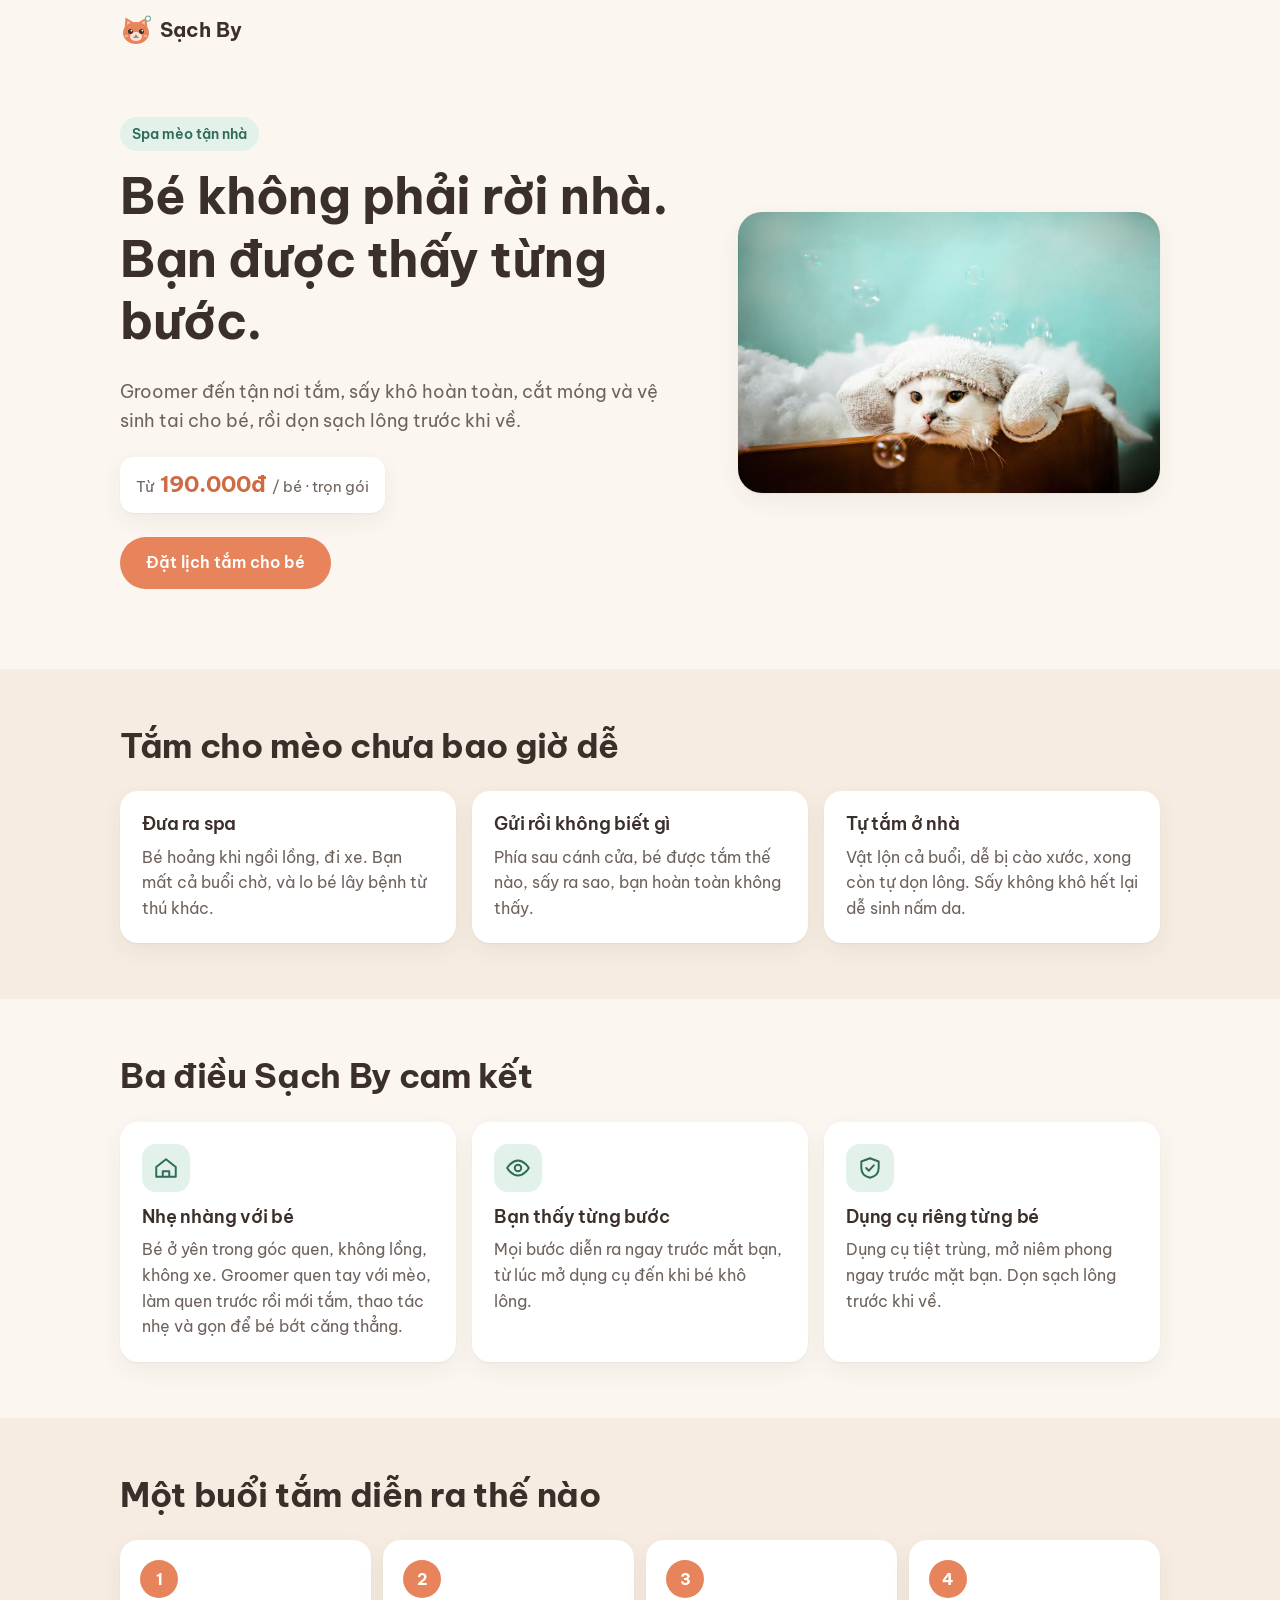
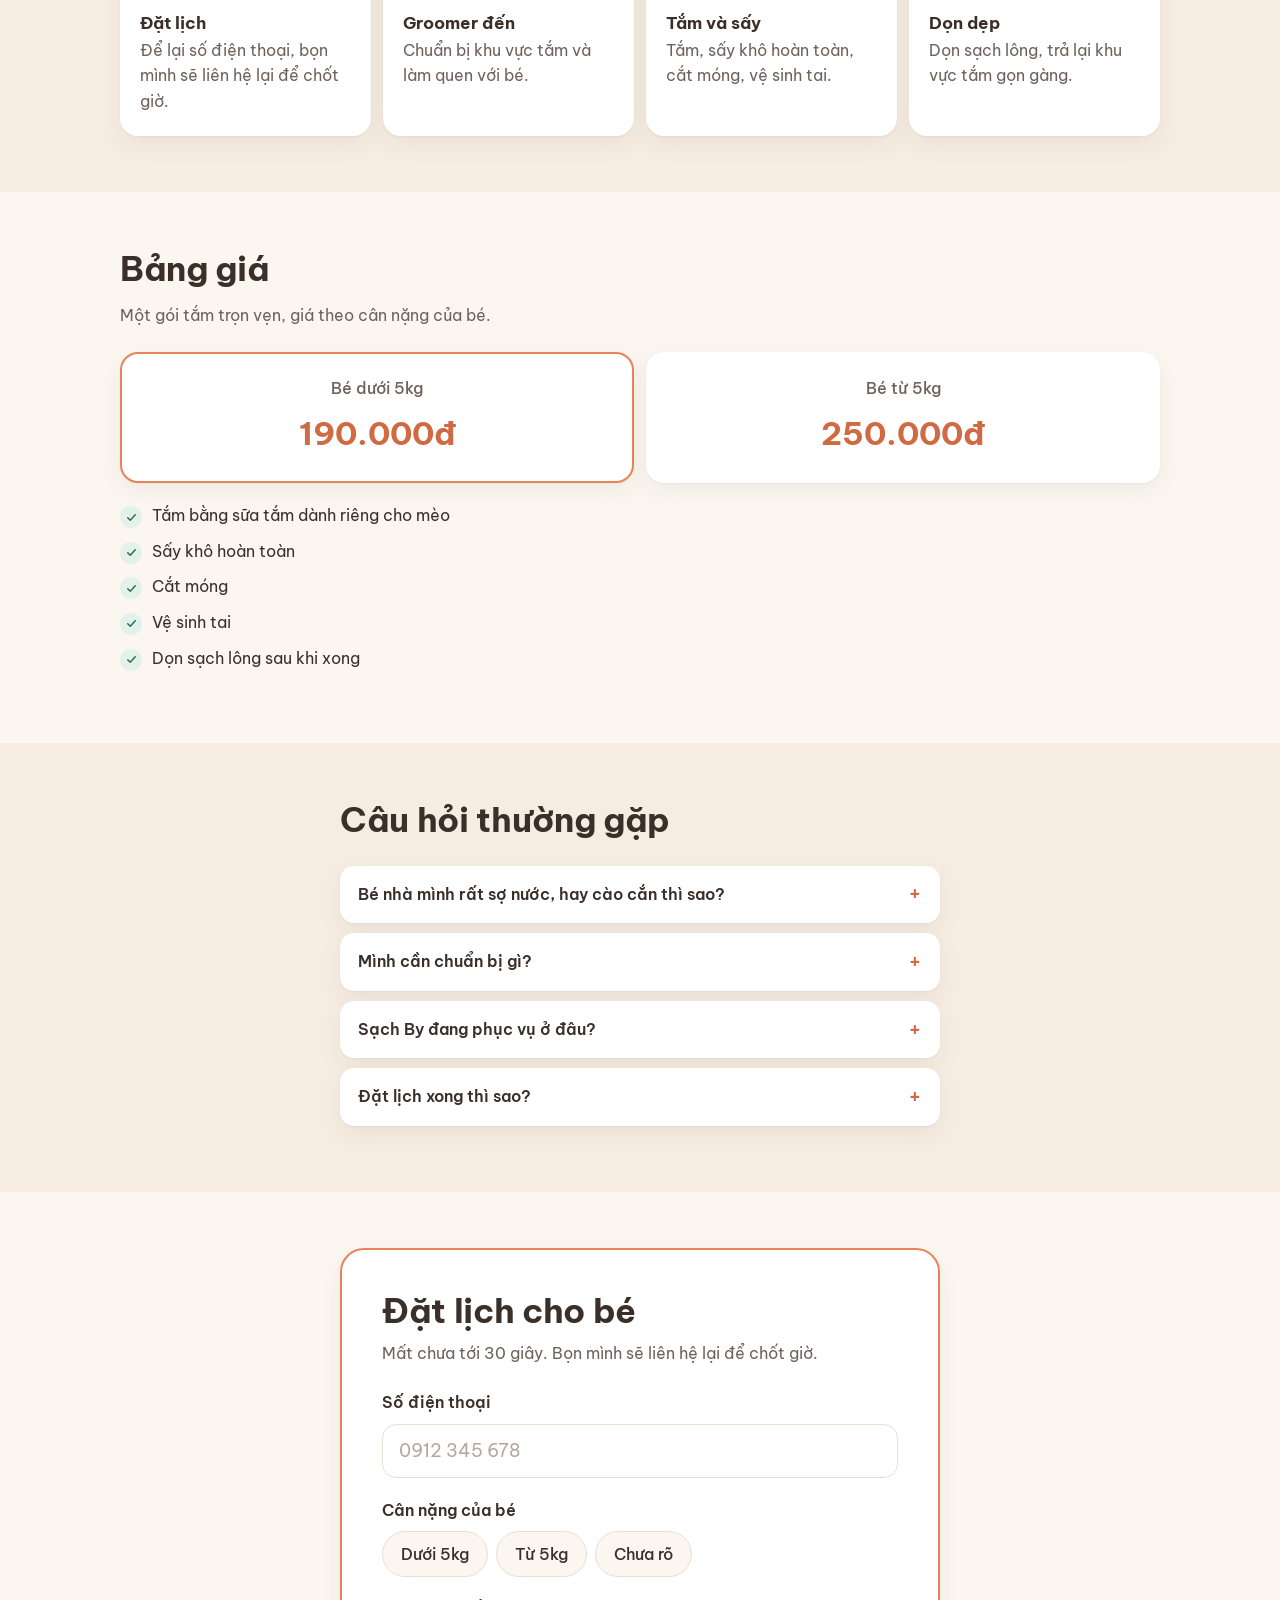
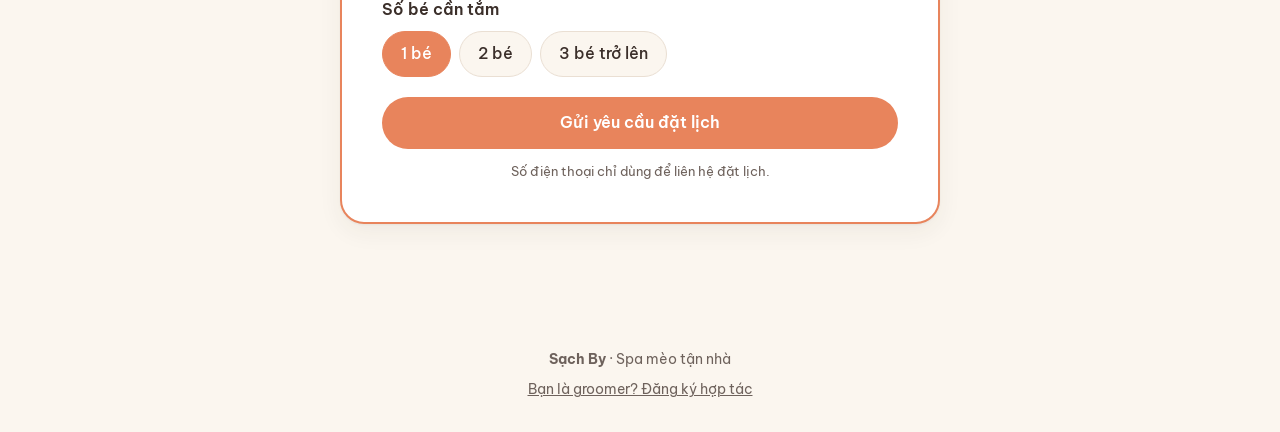
<file: index.html>
<!doctype html>
<html lang="vi">
<head>
  <meta charset="utf-8">
  <meta name="viewport" content="width=device-width, initial-scale=1">
  <title>Sạch By · Spa mèo tận nhà</title>
  <meta name="description" content="Tắm, sấy khô, cắt móng, vệ sinh tai cho mèo ngay tại nhà bạn. Bé không phải rời nhà, bạn được thấy từng bước. Từ 190.000đ.">
  <meta property="og:type" content="website">
  <meta property="og:title" content="Sạch By · Spa mèo tận nhà">
  <meta property="og:description" content="Bé không phải rời nhà, bạn được thấy từng bước. Từ 190.000đ.">
  <meta property="og:url" content="https://sachby.com/">
  <meta property="og:image" content="https://sachby.com/assets/og.jpg">
  <meta property="og:image:width" content="1200">
  <meta property="og:image:height" content="630">
  <link rel="canonical" href="https://sachby.com/">
  <meta name="theme-color" content="#FBF6EF">
  <link rel="icon" href="favicon.svg" type="image/svg+xml">
  <link rel="preconnect" href="https://fonts.googleapis.com">
  <link rel="preconnect" href="https://fonts.gstatic.com" crossorigin>
  <link href="https://fonts.googleapis.com/css2?family=Be+Vietnam+Pro:wght@400;500;600;700&display=swap" rel="stylesheet">
  <link rel="stylesheet" href="styles.css">
  <script src="config.js"></script>
  <script src="main.js" defer></script>
</head>
<body>
  <header class="topbar">
    <div class="container topbar__inner">
      <a href="#" class="logo" aria-label="Sạch By, về đầu trang">
        <img src="favicon.svg" width="32" height="32" alt="">
        <span>Sạch By</span>
      </a>
      <a class="btn btn--ghost btn--sm js-zalo" href="#" target="_blank" rel="noopener" hidden>Nhắn Zalo</a>
    </div>
  </header>

  <main>
    <section class="hero" id="top">
      <div class="container hero__grid">
        <div class="hero__copy">
          <p class="eyebrow">Spa mèo tận nhà</p>
          <h1 class="js-headline">Bé không phải rời nhà. Bạn được thấy từng bước.</h1>
          <p class="lead js-subline">Groomer đến tận nơi tắm, sấy khô hoàn toàn, cắt móng và vệ sinh tai cho bé, rồi dọn sạch lông trước khi về.</p>
          <div class="price-chip"><span>Từ</span> <strong>190.000đ</strong> <span>/ bé · trọn gói</span></div>
          <div class="hero__actions">
            <a class="btn btn--primary" href="#dat-lich">Đặt lịch tắm cho bé</a>
            <a class="btn btn--ghost js-zalo" href="#" target="_blank" rel="noopener" hidden>Hỏi qua Zalo</a>
          </div>
        </div>
        <div class="hero__art">
          <img class="hero__photo" src="assets/hero.jpg" alt="Bé mèo quấn khăn sau khi tắm" width="1200" height="800" fetchpriority="high" onload="this.parentNode.classList.add('has-photo')">
          <svg viewBox="0 0 360 320" class="hero-cat" aria-hidden="true">
            <circle cx="180" cy="170" r="140" fill="#F6E3D6"/>
            <circle cx="70" cy="80" r="16" fill="none" stroke="#7FB8A4" stroke-width="3"/>
            <circle cx="300" cy="70" r="10" fill="none" stroke="#7FB8A4" stroke-width="3"/>
            <circle cx="320" cy="140" r="20" fill="none" stroke="#7FB8A4" stroke-width="3"/>
            <circle cx="46" cy="190" r="9" fill="none" stroke="#7FB8A4" stroke-width="3"/>
            <path d="M92 300c0-62 40-104 88-104s88 42 88 104Z" fill="#FFFFFF"/>
            <path d="M104 160 98 70l54 40h56l54-40-6 90c10 18 10 40 0 58-14 26-44 40-76 40s-62-14-76-40c-10-18-10-40 0-58Z" fill="#FFFFFF"/>
            <path d="M110 92 112 124 136 108Z M250 92 248 124 224 108Z" fill="#F4C9B8"/>
            <path d="M140 172q12 12 24 0M196 172q12 12 24 0" stroke="#3B2F2A" stroke-width="5" fill="none" stroke-linecap="round"/>
            <path d="M172 194h16l-8 8Z" fill="#E8845C"/>
            <path d="M180 202v8M180 210q-8 8-16 2M180 210q8 8 16 2" stroke="#3B2F2A" stroke-width="3" fill="none" stroke-linecap="round"/>
            <ellipse cx="128" cy="200" rx="14" ry="8" fill="#F8D3C4"/>
            <ellipse cx="232" cy="200" rx="14" ry="8" fill="#F8D3C4"/>
            <path d="M84 238c40 26 152 26 192 0v30c-40 26-152 26-192 0Z" fill="#7FB8A4"/>
            <path d="M84 238c40 26 152 26 192 0" stroke="#5E9C86" stroke-width="3" fill="none"/>
            <circle cx="150" cy="70" r="8" fill="#FFFFFF" stroke="#7FB8A4" stroke-width="3"/>
            <circle cx="214" cy="56" r="12" fill="#FFFFFF" stroke="#7FB8A4" stroke-width="3"/>
          </svg>
        </div>
      </div>
    </section>

    <section class="section section--soft">
      <div class="container">
        <h2>Tắm cho mèo chưa bao giờ dễ</h2>
        <div class="grid grid--3">
          <article class="card">
            <h3>Đưa ra spa</h3>
            <p>Bé hoảng khi ngồi lồng, đi xe. Bạn mất cả buổi chờ, và lo bé lây bệnh từ thú khác.</p>
          </article>
          <article class="card">
            <h3>Gửi rồi không biết gì</h3>
            <p>Phía sau cánh cửa, bé được tắm thế nào, sấy ra sao, bạn hoàn toàn không thấy.</p>
          </article>
          <article class="card">
            <h3>Tự tắm ở nhà</h3>
            <p>Vật lộn cả buổi, dễ bị cào xước, xong còn tự dọn lông. Sấy không khô hết lại dễ sinh nấm da.</p>
          </article>
        </div>
      </div>
    </section>

    <section class="section">
      <div class="container">
        <h2>Ba điều Sạch By cam kết</h2>
        <div class="grid grid--3">
          <article class="promise">
            <div class="promise__icon"><svg viewBox="0 0 24 24" aria-hidden="true"><path d="M3 11 12 4l9 7v9H3Z M9 20v-5h6v5" /></svg></div>
            <h3>Nhẹ nhàng với bé</h3>
            <p>Bé ở yên trong góc quen, không lồng, không xe. Groomer quen tay với mèo, làm quen trước rồi mới tắm, thao tác nhẹ và gọn để bé bớt căng thẳng.</p>
          </article>
          <article class="promise">
            <div class="promise__icon"><svg viewBox="0 0 24 24" aria-hidden="true"><path d="M2 12s4-7 10-7 10 7 10 7-4 7-10 7S2 12 2 12Z M12 9a3 3 0 1 0 0 6 3 3 0 0 0 0-6Z" /></svg></div>
            <h3>Bạn thấy từng bước</h3>
            <p>Mọi bước diễn ra ngay trước mắt bạn, từ lúc mở dụng cụ đến khi bé khô lông.</p>
          </article>
          <article class="promise">
            <div class="promise__icon"><svg viewBox="0 0 24 24" aria-hidden="true"><path d="M12 3 4 6v6c0 5 3.5 8 8 9 4.5-1 8-4 8-9V6Z M8.5 12l2.5 2.5 4.5-5" /></svg></div>
            <h3>Dụng cụ riêng từng bé</h3>
            <p>Dụng cụ tiệt trùng, mở niêm phong ngay trước mặt bạn. Dọn sạch lông trước khi về.</p>
          </article>
        </div>
      </div>
    </section>

    <section class="section section--soft">
      <div class="container">
        <h2>Một buổi tắm diễn ra thế nào</h2>
        <ol class="steps">
          <li><strong>Đặt lịch</strong><span>Để lại số điện thoại, bọn mình sẽ liên hệ lại để chốt giờ.</span></li>
          <li><strong>Groomer đến</strong><span>Chuẩn bị khu vực tắm và làm quen với bé.</span></li>
          <li><strong>Tắm và sấy</strong><span>Tắm, sấy khô hoàn toàn, cắt móng, vệ sinh tai.</span></li>
          <li><strong>Dọn dẹp</strong><span>Dọn sạch lông, trả lại khu vực tắm gọn gàng.</span></li>
        </ol>
      </div>
    </section>

    <section class="section" id="bang-gia">
      <div class="container">
        <h2>Bảng giá</h2>
        <p class="section__lead">Một gói tắm trọn vẹn, giá theo cân nặng của bé.</p>
        <div class="pricing">
          <div class="price-card">
            <p class="price-card__label">Bé dưới 5kg</p>
            <p class="price-card__value">190.000đ</p>
          </div>
          <div class="price-card">
            <p class="price-card__label">Bé từ 5kg</p>
            <p class="price-card__value">250.000đ</p>
          </div>
        </div>
        <ul class="includes">
          <li>Tắm bằng sữa tắm dành riêng cho mèo</li>
          <li>Sấy khô hoàn toàn</li>
          <li>Cắt móng</li>
          <li>Vệ sinh tai</li>
          <li>Dọn sạch lông sau khi xong</li>
        </ul>
      </div>
    </section>

    <section class="section section--soft">
      <div class="container container--narrow">
        <h2>Câu hỏi thường gặp</h2>
        <div class="faq">
          <details>
            <summary>Bé nhà mình rất sợ nước, hay cào cắn thì sao?</summary>
            <p>Groomer có kinh nghiệm với cả những bé nhát nước và hay cào. Bé được làm quen trước, tắm bằng nước ấm, thao tác nhẹ và nhanh gọn để bé bớt căng thẳng.</p>
          </details>
          <details>
            <summary>Mình cần chuẩn bị gì?</summary>
            <p>Chỉ cần phòng tắm có nước ấm và ổ điện gần đó. Groomer mang theo dụng cụ, sữa tắm và máy sấy.</p>
          </details>
          <details>
            <summary>Sạch By đang phục vụ ở đâu?</summary>
            <p>Khi liên hệ chốt lịch, bọn mình sẽ kiểm tra khu vực của bạn và báo lại ngay.</p>
          </details>
          <details>
            <summary>Đặt lịch xong thì sao?</summary>
            <p>Bọn mình sẽ liên hệ lại theo số bạn để lại để chốt ngày giờ. Bạn không cần thanh toán trước.</p>
          </details>
        </div>
      </div>
    </section>

    <section class="section booking" id="dat-lich">
      <div class="container container--narrow">
        <div class="booking__card">
          <form class="js-form" novalidate>
            <h2>Đặt lịch cho bé</h2>
            <p class="section__lead">Mất chưa tới 30 giây. Bọn mình sẽ liên hệ lại để chốt giờ.</p>

            <label class="field">
              <span class="field__label">Số điện thoại</span>
              <input type="tel" name="phone" inputmode="tel" autocomplete="tel" placeholder="0912 345 678" required>
              <span class="field__error" data-error-for="phone" role="alert"></span>
            </label>

            <fieldset class="field">
              <legend class="field__label">Cân nặng của bé</legend>
              <div class="chips">
                <label class="chip"><input type="radio" name="weight" value="duoi-5kg"><span>Dưới 5kg</span></label>
                <label class="chip"><input type="radio" name="weight" value="tu-5kg"><span>Từ 5kg</span></label>
                <label class="chip"><input type="radio" name="weight" value="chua-ro"><span>Chưa rõ</span></label>
              </div>
              <span class="field__error" data-error-for="weight" role="alert"></span>
            </fieldset>

            <fieldset class="field">
              <legend class="field__label">Số bé cần tắm</legend>
              <div class="chips">
                <label class="chip"><input type="radio" name="cats" value="1" checked><span>1 bé</span></label>
                <label class="chip"><input type="radio" name="cats" value="2"><span>2 bé</span></label>
                <label class="chip"><input type="radio" name="cats" value="3+"><span>3 bé trở lên</span></label>
              </div>
            </fieldset>

            <label class="hp" aria-hidden="true">Website<input type="text" name="website" tabindex="-1" autocomplete="off"></label>

            <button type="submit" class="btn btn--primary btn--block js-submit">Gửi yêu cầu đặt lịch</button>
            <p class="form-error js-form-error" role="alert"></p>
            <p class="fineprint">Số điện thoại chỉ dùng để liên hệ đặt lịch.</p>
          </form>

          <div class="success js-success" hidden tabindex="-1">
            <div class="success__icon" aria-hidden="true"><svg viewBox="0 0 24 24"><path d="M5 12.5 10 17l9-10" /></svg></div>
            <h2>Cảm ơn bạn đã tin tưởng Sạch By</h2>
            <p>Bọn mình đã nhận được yêu cầu đặt lịch và sẽ sớm liên hệ lại theo số bạn để lại để chốt ngày giờ cho bé.</p>
            <a class="btn btn--ghost js-zalo" href="#" target="_blank" rel="noopener" hidden>Nhắn Zalo ngay</a>
          </div>
        </div>
      </div>
    </section>
  </main>

  <footer class="footer">
    <div class="container">
      <p><strong>Sạch By</strong> · Spa mèo tận nhà</p>
      <p class="footer__link"><a href="/groomer">Bạn là groomer? Đăng ký hợp tác</a></p>
    </div>
  </footer>

  <a class="sticky-cta js-sticky" href="#dat-lich" aria-hidden="true" tabindex="-1">
    <span>Từ <strong>190.000đ</strong> / bé</span>
    <span class="sticky-cta__btn">Đặt lịch</span>
  </a>
</body>
</html>
</file>
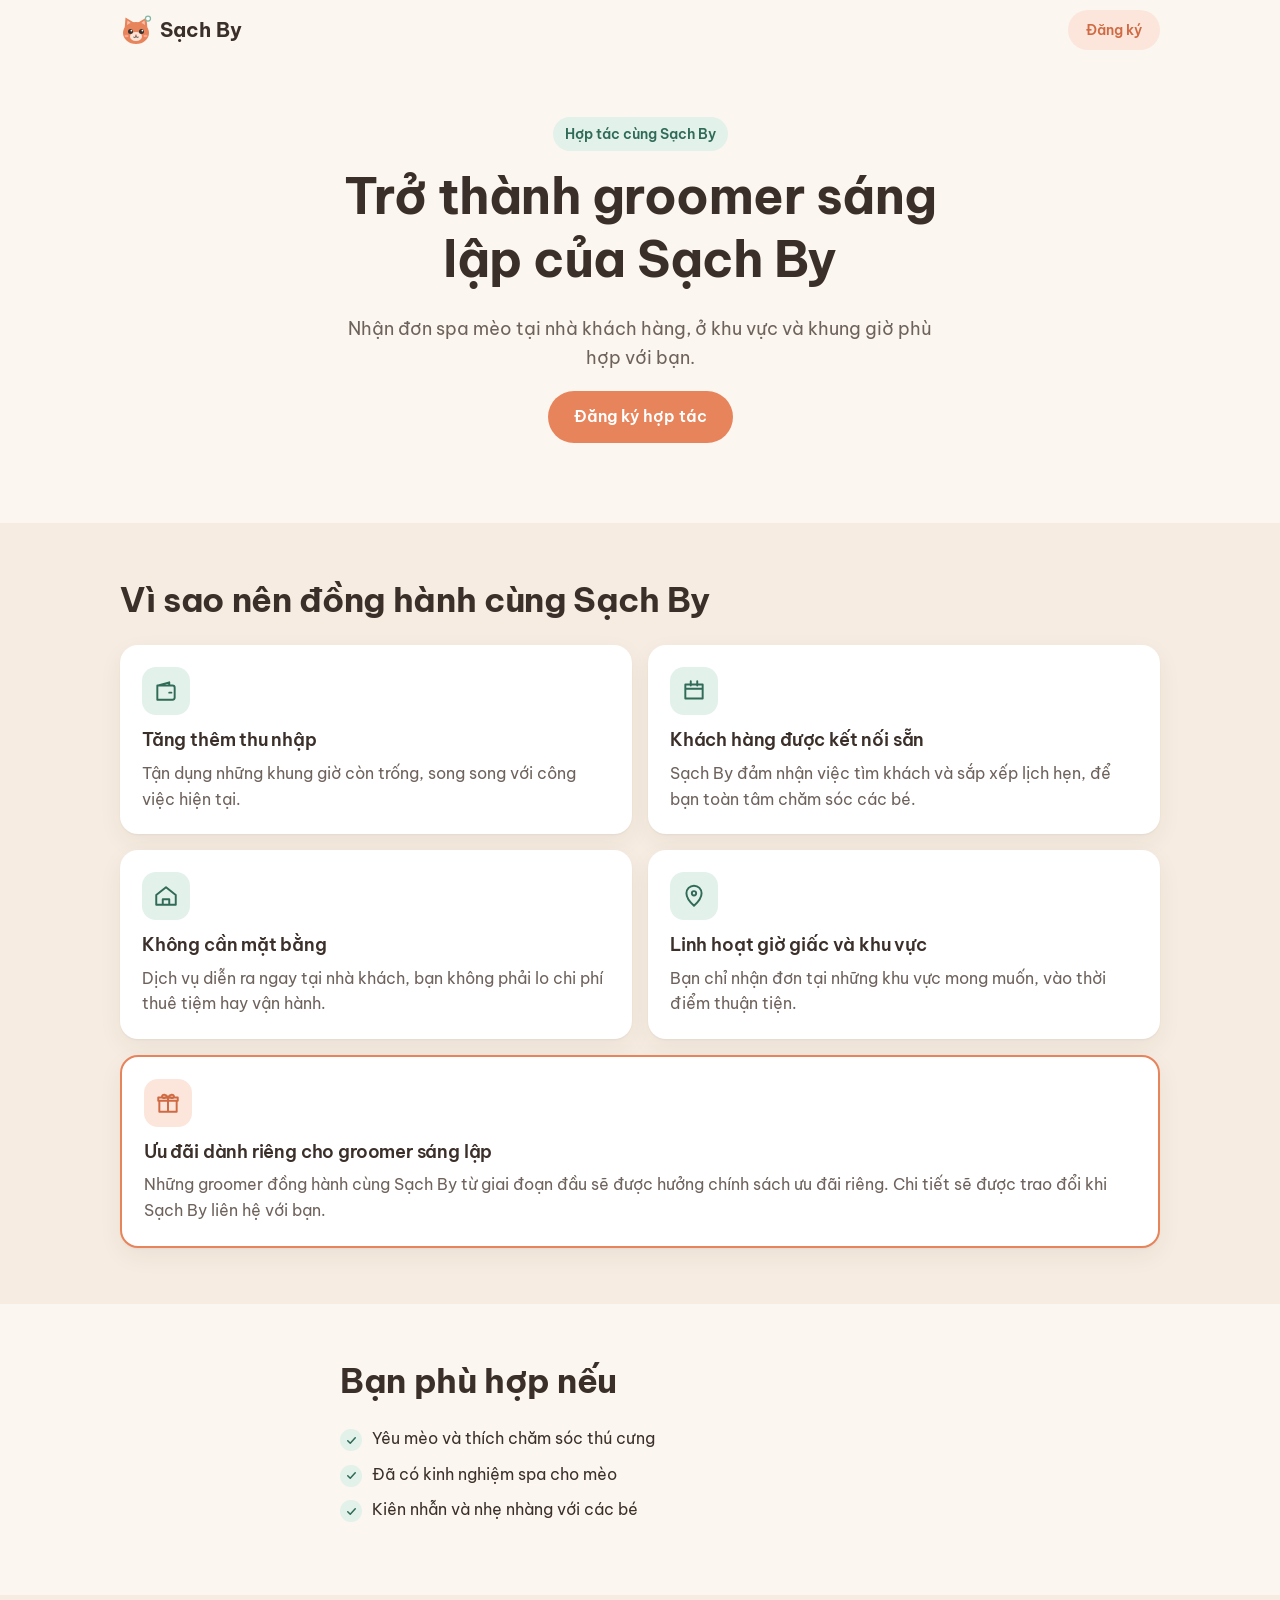
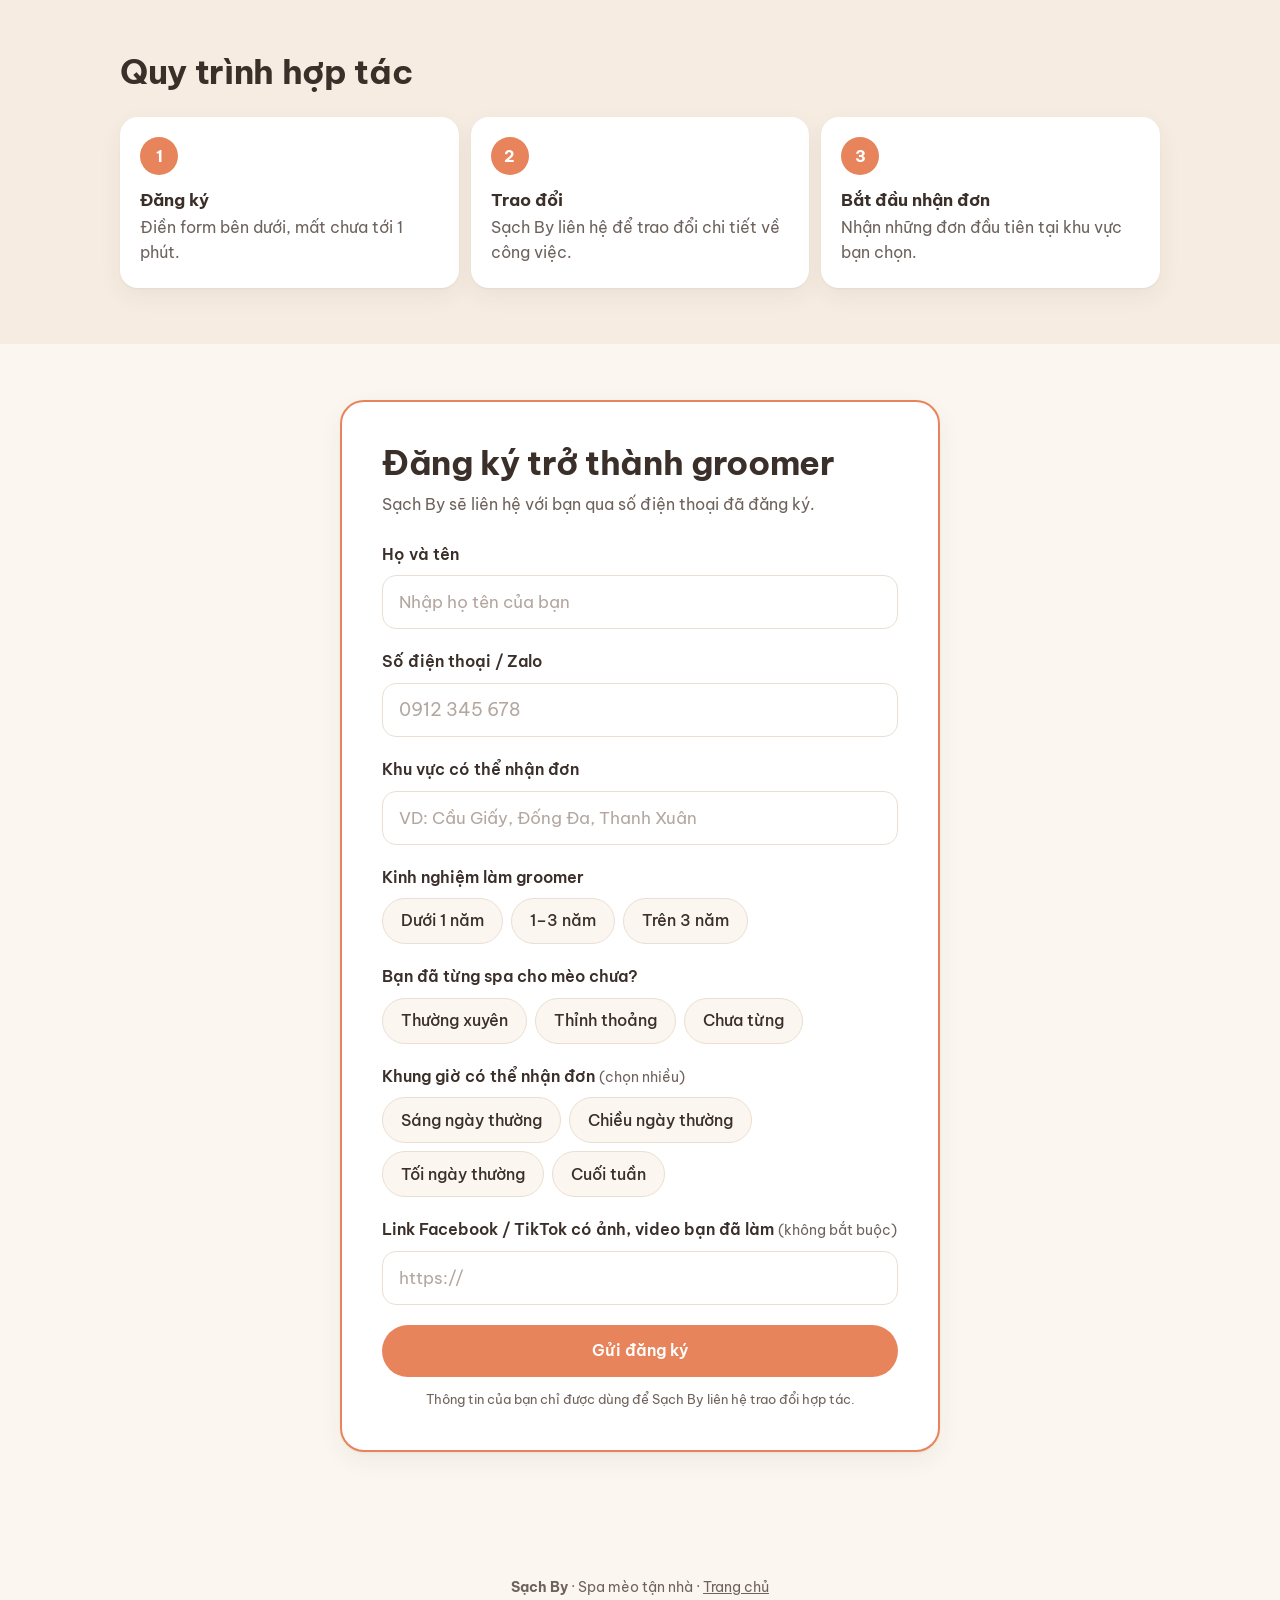
<file: groomer.html>
<!doctype html>
<html lang="vi">
<head>
  <meta charset="utf-8">
  <meta name="viewport" content="width=device-width, initial-scale=1">
  <title>Trở thành groomer sáng lập · Sạch By</title>
  <meta name="description" content="Sạch By tìm kiếm groomer đồng hành, nhận đơn spa mèo tại nhà khách hàng, ở khu vực và khung giờ bạn chọn.">
  <meta property="og:type" content="website">
  <meta property="og:title" content="Trở thành groomer sáng lập của Sạch By">
  <meta property="og:description" content="Nhận đơn spa mèo tại nhà khách hàng, ở khu vực và khung giờ phù hợp với bạn.">
  <meta property="og:url" content="https://sachby.com/groomer">
  <meta property="og:image" content="https://sachby.com/assets/og.jpg">
  <link rel="canonical" href="https://sachby.com/groomer">
  <meta name="theme-color" content="#FBF6EF">
  <link rel="icon" href="favicon.svg" type="image/svg+xml">
  <link rel="preconnect" href="https://fonts.googleapis.com">
  <link rel="preconnect" href="https://fonts.gstatic.com" crossorigin>
  <link href="https://fonts.googleapis.com/css2?family=Be+Vietnam+Pro:wght@400;500;600;700&display=swap" rel="stylesheet">
  <link rel="stylesheet" href="styles.css">
  <script src="config.js"></script>
  <script src="groomer.js" defer></script>
</head>
<body>
  <header class="topbar">
    <div class="container topbar__inner">
      <a href="/" class="logo" aria-label="Sạch By, về trang chủ">
        <img src="favicon.svg" width="32" height="32" alt="">
        <span>Sạch By</span>
      </a>
      <a class="btn btn--soft btn--sm" href="#dang-ky">Đăng ký</a>
    </div>
  </header>

  <main>
    <section class="hero">
      <div class="container container--narrow g-hero">
        <p class="eyebrow">Hợp tác cùng Sạch By</p>
        <h1>Trở thành groomer sáng lập của Sạch By</h1>
        <p class="lead">Nhận đơn spa mèo tại nhà khách hàng, ở khu vực và khung giờ phù hợp với bạn.</p>
        <div class="hero__actions">
          <a class="btn btn--primary" href="#dang-ky">Đăng ký hợp tác</a>
        </div>
      </div>
    </section>

    <section class="section section--soft">
      <div class="container">
        <h2>Vì sao nên đồng hành cùng Sạch By</h2>
        <div class="grid grid--2">
          <article class="promise">
            <div class="promise__icon"><svg viewBox="0 0 24 24" aria-hidden="true"><path d="M4 7h14a2 2 0 0 1 2 2v9a2 2 0 0 1-2 2H4Z M4 7l11-3v3 M15 13.5h2" /></svg></div>
            <h3>Tăng thêm thu nhập</h3>
            <p>Tận dụng những khung giờ còn trống, song song với công việc hiện tại.</p>
          </article>
          <article class="promise">
            <div class="promise__icon"><svg viewBox="0 0 24 24" aria-hidden="true"><path d="M4 6h16v13H4Z M4 10h16 M9 3v4 M15 3v4" /></svg></div>
            <h3>Khách hàng được kết nối sẵn</h3>
            <p>Sạch By đảm nhận việc tìm khách và sắp xếp lịch hẹn, để bạn toàn tâm chăm sóc các bé.</p>
          </article>
          <article class="promise">
            <div class="promise__icon"><svg viewBox="0 0 24 24" aria-hidden="true"><path d="M3 11 12 4l9 7v9H3Z M9 20v-5h6v5" /></svg></div>
            <h3>Không cần mặt bằng</h3>
            <p>Dịch vụ diễn ra ngay tại nhà khách, bạn không phải lo chi phí thuê tiệm hay vận hành.</p>
          </article>
          <article class="promise">
            <div class="promise__icon"><svg viewBox="0 0 24 24" aria-hidden="true"><path d="M12 21s-7-6.2-7-11.5A7 7 0 0 1 19 9.5C19 14.8 12 21 12 21Z M12 7.5a2 2 0 1 0 0 4 2 2 0 0 0 0-4Z" /></svg></div>
            <h3>Linh hoạt giờ giấc và khu vực</h3>
            <p>Bạn chỉ nhận đơn tại những khu vực mong muốn, vào thời điểm thuận tiện.</p>
          </article>
          <article class="promise promise--wide">
            <div class="promise__icon"><svg viewBox="0 0 24 24" aria-hidden="true"><path d="M4 10h16v10H4Z M3 7h18v3H3Z M12 7v13 M12 7c-1.5-3-5.5-3.5-5.5-1S9.5 7 12 7Zm0 0c1.5-3 5.5-3.5 5.5-1S14.5 7 12 7Z" /></svg></div>
            <h3>Ưu đãi dành riêng cho groomer sáng lập</h3>
            <p>Những groomer đồng hành cùng Sạch By từ giai đoạn đầu sẽ được hưởng chính sách ưu đãi riêng. Chi tiết sẽ được trao đổi khi Sạch By liên hệ với bạn.</p>
          </article>
        </div>
      </div>
    </section>

    <section class="section">
      <div class="container container--narrow">
        <h2>Bạn phù hợp nếu</h2>
        <ul class="includes">
          <li>Yêu mèo và thích chăm sóc thú cưng</li>
          <li>Đã có kinh nghiệm spa cho mèo</li>
          <li>Kiên nhẫn và nhẹ nhàng với các bé</li>
        </ul>
      </div>
    </section>

    <section class="section section--soft">
      <div class="container">
        <h2>Quy trình hợp tác</h2>
        <ol class="steps steps--3">
          <li><strong>Đăng ký</strong><span>Điền form bên dưới, mất chưa tới 1 phút.</span></li>
          <li><strong>Trao đổi</strong><span>Sạch By liên hệ để trao đổi chi tiết về công việc.</span></li>
          <li><strong>Bắt đầu nhận đơn</strong><span>Nhận những đơn đầu tiên tại khu vực bạn chọn.</span></li>
        </ol>
      </div>
    </section>

    <section class="section booking" id="dang-ky">
      <div class="container container--narrow">
        <div class="booking__card">
          <form class="js-gform" novalidate>
            <h2>Đăng ký trở thành groomer</h2>
            <p class="section__lead">Sạch By sẽ liên hệ với bạn qua số điện thoại đã đăng ký.</p>

            <label class="field">
              <span class="field__label">Họ và tên</span>
              <input type="text" name="name" autocomplete="name" placeholder="Nhập họ tên của bạn" required>
              <span class="field__error" data-error-for="name" role="alert"></span>
            </label>

            <label class="field">
              <span class="field__label">Số điện thoại / Zalo</span>
              <input type="tel" name="phone" inputmode="tel" autocomplete="tel" placeholder="0912 345 678" required>
              <span class="field__error" data-error-for="phone" role="alert"></span>
            </label>

            <label class="field">
              <span class="field__label">Khu vực có thể nhận đơn</span>
              <input type="text" name="area" placeholder="VD: Cầu Giấy, Đống Đa, Thanh Xuân" required>
              <span class="field__error" data-error-for="area" role="alert"></span>
            </label>

            <fieldset class="field" data-group="experience">
              <legend class="field__label">Kinh nghiệm làm groomer</legend>
              <div class="chips">
                <label class="chip"><input type="radio" name="experience" value="duoi-1-nam"><span>Dưới 1 năm</span></label>
                <label class="chip"><input type="radio" name="experience" value="1-3-nam"><span>1–3 năm</span></label>
                <label class="chip"><input type="radio" name="experience" value="tren-3-nam"><span>Trên 3 năm</span></label>
              </div>
              <span class="field__error" data-error-for="experience" role="alert"></span>
            </fieldset>

            <fieldset class="field" data-group="cats">
              <legend class="field__label">Bạn đã từng spa cho mèo chưa?</legend>
              <div class="chips">
                <label class="chip"><input type="radio" name="cats" value="thuong-xuyen"><span>Thường xuyên</span></label>
                <label class="chip"><input type="radio" name="cats" value="thinh-thoang"><span>Thỉnh thoảng</span></label>
                <label class="chip"><input type="radio" name="cats" value="chua-tung"><span>Chưa từng</span></label>
              </div>
              <span class="field__error" data-error-for="cats" role="alert"></span>
            </fieldset>

            <fieldset class="field">
              <legend class="field__label">Khung giờ có thể nhận đơn <span class="field__optional">(chọn nhiều)</span></legend>
              <div class="chips">
                <label class="chip"><input type="checkbox" name="times" value="sang-ngay-thuong"><span>Sáng ngày thường</span></label>
                <label class="chip"><input type="checkbox" name="times" value="chieu-ngay-thuong"><span>Chiều ngày thường</span></label>
                <label class="chip"><input type="checkbox" name="times" value="toi-ngay-thuong"><span>Tối ngày thường</span></label>
                <label class="chip"><input type="checkbox" name="times" value="cuoi-tuan"><span>Cuối tuần</span></label>
              </div>
            </fieldset>

            <label class="field">
              <span class="field__label">Link Facebook / TikTok có ảnh, video bạn đã làm <span class="field__optional">(không bắt buộc)</span></span>
              <input type="url" name="portfolio" inputmode="url" placeholder="https://">
            </label>

            <label class="hp" aria-hidden="true">Website<input type="text" name="website" tabindex="-1" autocomplete="off"></label>

            <button type="submit" class="btn btn--primary btn--block js-gsubmit">Gửi đăng ký</button>
            <p class="form-error js-gform-error" role="alert"></p>
            <p class="fineprint">Thông tin của bạn chỉ được dùng để Sạch By liên hệ trao đổi hợp tác.</p>
          </form>

          <div class="success js-gsuccess" hidden tabindex="-1">
            <div class="success__icon" aria-hidden="true"><svg viewBox="0 0 24 24"><path d="M5 12.5 10 17l9-10" /></svg></div>
            <h2>Cảm ơn bạn đã đăng ký</h2>
            <p>Sạch By đã nhận được thông tin và sẽ liên hệ với bạn trong thời gian sớm nhất.</p>
          </div>
        </div>
      </div>
    </section>
  </main>

  <footer class="footer">
    <div class="container">
      <p><strong>Sạch By</strong> · Spa mèo tận nhà · <a href="/">Trang chủ</a></p>
    </div>
  </footer>
</body>
</html>
</file>
<file: styles.css>
:root {
  --cream: #FBF6EF;
  --cream-2: #F6ECE1;
  --peach: #E8845C;
  --peach-dark: #CF6A42;
  --mint: #7FB8A4;
  --mint-soft: #E3F1EB;
  --ink: #3B2F2A;
  --ink-2: #6E625C;
  --line: #EADFD3;
  --white: #FFFFFF;
  --danger: #B8402B;
  --radius: 18px;
  --shadow: 0 1px 2px rgba(59, 47, 42, .05), 0 8px 24px rgba(59, 47, 42, .06);
  color-scheme: light;
}

* { box-sizing: border-box; }
html { scroll-behavior: smooth; -webkit-text-size-adjust: 100%; }
@media (prefers-reduced-motion: reduce) { html { scroll-behavior: auto; } }
body {
  margin: 0;
  font-family: "Be Vietnam Pro", system-ui, -apple-system, "Segoe UI", sans-serif;
  font-size: 16px;
  line-height: 1.6;
  color: var(--ink);
  background: var(--cream);
  overflow-x: hidden;
}
h1, h2, h3 { line-height: 1.25; margin: 0 0 .5em; letter-spacing: -.01em; }
h1 { font-size: clamp(30px, 7.4vw, 50px); font-weight: 700; }
h2 { font-size: clamp(24px, 5vw, 34px); font-weight: 700; }
h3 { font-size: 18px; font-weight: 600; }
p { margin: 0 0 1em; }
img, svg { display: block; max-width: 100%; }
a { color: inherit; }

.container { width: 100%; max-width: 1080px; margin: 0 auto; padding: 0 20px; }
.container--narrow { max-width: 640px; }

.topbar { position: sticky; top: 0; z-index: 20; background: rgba(251, 246, 239, .92); backdrop-filter: blur(8px); border-bottom: 1px solid transparent; }
.topbar__inner { display: flex; align-items: center; justify-content: space-between; height: 60px; }
.logo { display: inline-flex; align-items: center; gap: 8px; font-weight: 700; font-size: 20px; text-decoration: none; }

.btn {
  display: inline-flex; align-items: center; justify-content: center;
  min-height: 52px; padding: 0 24px; border-radius: 999px;
  font: inherit; font-weight: 600; text-decoration: none; cursor: pointer;
  border: 2px solid transparent; transition: background .15s, transform .1s, border-color .15s;
}
.btn:active { transform: scale(.98); }
.btn:focus-visible, .chip input:focus-visible + span, input:focus-visible, summary:focus-visible { outline: 3px solid var(--mint); outline-offset: 2px; }
.btn--primary { background: var(--peach); color: var(--white); }
.btn--primary:hover { background: var(--peach-dark); }
.btn--primary[disabled] { opacity: .7; cursor: progress; }
.btn--ghost { background: transparent; border-color: var(--ink); color: var(--ink); }
.btn--ghost:hover { background: var(--cream-2); }
.btn--soft { background: #FCE6DC; color: var(--peach-dark); }
.btn--soft:hover { background: #F9D6C6; }
.btn--sm { min-height: 40px; padding: 0 16px; font-size: 14px; }
.btn--block { width: 100%; }

.hero { padding: 28px 0 48px; }
.hero__grid { display: grid; gap: 24px; align-items: center; }
.eyebrow { display: inline-block; margin-bottom: 14px; padding: 6px 12px; border-radius: 999px; background: var(--mint-soft); color: #2F6B57; font-size: 14px; font-weight: 600; }
.lead { font-size: 18px; color: var(--ink-2); max-width: 34em; }
.price-chip { display: inline-flex; flex-wrap: wrap; align-items: baseline; gap: 6px; margin: 4px 0 24px; padding: 10px 16px; border-radius: 14px; background: var(--white); box-shadow: var(--shadow); color: var(--ink-2); font-size: 15px; }
.price-chip strong { color: var(--peach-dark); font-size: 22px; }
.hero__actions { display: flex; flex-wrap: wrap; gap: 12px; }
.hero__art { order: -1; max-width: 300px; margin: 0 auto; width: 100%; }

.section { padding: 56px 0; }
.section--soft { background: var(--cream-2); }
.section h2 { margin-bottom: 24px; }
.section__lead { color: var(--ink-2); margin-top: -12px; margin-bottom: 24px; }

.grid { display: grid; gap: 16px; }
.card, .promise { background: var(--white); border-radius: var(--radius); padding: 22px; box-shadow: var(--shadow); }
.card p, .promise p { margin: 0; color: var(--ink-2); }
.promise__icon { width: 48px; height: 48px; border-radius: 14px; background: var(--mint-soft); display: grid; place-items: center; margin-bottom: 14px; }
.promise__icon svg { width: 26px; height: 26px; fill: none; stroke: #2F6B57; stroke-width: 1.8; stroke-linecap: round; stroke-linejoin: round; }

.steps { list-style: none; margin: 0; padding: 0; display: grid; gap: 12px; counter-reset: step; }
.steps li { counter-increment: step; position: relative; padding: 18px 18px 18px 72px; background: var(--white); border-radius: var(--radius); box-shadow: var(--shadow); }
.steps li::before { content: counter(step); position: absolute; left: 18px; top: 18px; width: 38px; height: 38px; border-radius: 50%; background: var(--peach); color: var(--white); font-weight: 700; display: grid; place-items: center; }
.steps strong { display: block; font-size: 17px; }
.steps span { color: var(--ink-2); }

.pricing { display: grid; grid-template-columns: 1fr 1fr; gap: 12px; margin-bottom: 20px; }
.price-card { background: var(--white); border-radius: var(--radius); padding: 22px 18px; box-shadow: var(--shadow); text-align: center; border: 2px solid transparent; }
.price-card:first-child { border-color: var(--peach); }
.price-card__label { margin: 0 0 6px; color: var(--ink-2); font-weight: 500; }
.price-card__value { margin: 0; font-size: clamp(24px, 6vw, 32px); font-weight: 700; color: var(--peach-dark); }
.includes { list-style: none; padding: 0; margin: 0 0 16px; display: grid; gap: 10px; }
.includes li { position: relative; padding-left: 32px; }
.includes li::before { content: ""; position: absolute; left: 0; top: 3px; width: 22px; height: 22px; border-radius: 50%; background: var(--mint-soft) url("data:image/svg+xml,%3Csvg xmlns='http://www.w3.org/2000/svg' viewBox='0 0 24 24'%3E%3Cpath d='M6 12.5l4 4 8-9' fill='none' stroke='%232F6B57' stroke-width='2.4' stroke-linecap='round' stroke-linejoin='round'/%3E%3C/svg%3E") center / 15px no-repeat; }
.note { font-size: 14px; color: var(--ink-2); background: var(--cream-2); border-radius: 12px; padding: 12px 14px; margin: 0; }

.faq details { background: var(--white); border-radius: 14px; margin-bottom: 10px; box-shadow: var(--shadow); }
.faq summary { cursor: pointer; padding: 16px 48px 16px 18px; font-weight: 600; list-style: none; position: relative; }
.faq summary::-webkit-details-marker { display: none; }
.faq summary::after { content: "+"; position: absolute; right: 18px; top: 50%; transform: translateY(-50%); font-size: 22px; color: var(--peach-dark); font-weight: 500; }
.faq details[open] summary::after { content: "–"; }
.faq details p { padding: 0 18px 16px; margin: 0; color: var(--ink-2); }

.booking { padding-bottom: 96px; }
.booking__card { background: var(--white); border-radius: 24px; padding: 28px 22px; box-shadow: var(--shadow); border: 2px solid var(--peach); }
.booking__card h2 { margin-bottom: 20px; }
.field { display: block; border: 0; padding: 0; margin: 0 0 20px; min-width: 0; }
.field__label { display: block; font-weight: 600; margin-bottom: 8px; padding: 0; }
input[type="tel"] { width: 100%; height: 54px; padding: 0 16px; border-radius: 14px; border: 1.5px solid var(--line); background: var(--white); font: inherit; font-size: 18px; color: var(--ink); }
input[type="tel"]::placeholder { color: #B3A79F; }
input[aria-invalid="true"] { border-color: var(--danger); }
.field__error, .form-error { display: block; color: var(--danger); font-size: 14px; margin-top: 6px; min-height: 0; }
.field__error:empty, .form-error:empty { display: none; }
.chips { display: flex; flex-wrap: wrap; gap: 8px; }
.chip { position: relative; }
.chip input { position: absolute; opacity: 0; inset: 0; margin: 0; cursor: pointer; }
.chip span { display: inline-flex; align-items: center; min-height: 46px; padding: 0 18px; border-radius: 999px; border: 1.5px solid var(--line); background: var(--cream); font-weight: 500; cursor: pointer; transition: all .15s; }
.chip input:checked + span { background: var(--peach); border-color: var(--peach); color: var(--white); }
.chips.is-invalid .chip span { border-color: var(--danger); }
.hp { position: absolute; left: -9999px; width: 1px; height: 1px; overflow: hidden; }
.fineprint { font-size: 13px; color: var(--ink-2); text-align: center; margin: 12px 0 0; }
.success { text-align: center; padding: 12px 0; }
.success:focus { outline: none; }
.success__icon { width: 64px; height: 64px; border-radius: 50%; background: var(--mint-soft); display: grid; place-items: center; margin: 0 auto 16px; }
.success__icon svg { width: 34px; height: 34px; fill: none; stroke: #2F6B57; stroke-width: 2.4; stroke-linecap: round; stroke-linejoin: round; }
.success p { color: var(--ink-2); }

.footer { padding: 28px 0 100px; text-align: center; color: var(--ink-2); font-size: 14px; }
.footer p { margin: 0; }

.sticky-cta {
  position: fixed; left: 12px; right: 12px; top: 100vh; top: 100dvh; z-index: 30;
  display: flex; align-items: center; justify-content: space-between; gap: 12px;
  padding: 8px 8px 8px 20px; border-radius: 999px; background: var(--ink); color: var(--white);
  text-decoration: none; box-shadow: 0 8px 24px rgba(59, 47, 42, .25);
  transform: translateY(0); transition: transform .25s ease;
}
.sticky-cta.is-visible { transform: translateY(calc(-100% - 12px)); }
.sticky-cta strong { color: #FFC9B3; }
.sticky-cta__btn { background: var(--peach); padding: 12px 22px; border-radius: 999px; font-weight: 600; }

[hidden] { display: none !important; }

@media (min-width: 720px) {
  .grid--3 { grid-template-columns: repeat(3, 1fr); }
  .steps { grid-template-columns: repeat(2, 1fr); }
  .booking__card { padding: 40px; }
}
@media (min-width: 900px) {
  .hero { padding: 56px 0 80px; }
  .hero__grid { grid-template-columns: 1.15fr .85fr; gap: 48px; }
  .hero__art { order: 0; max-width: 420px; }
  .steps { grid-template-columns: repeat(4, 1fr); }
  .steps li { padding: 70px 20px 22px; }
  .steps li::before { top: 20px; left: 20px; }
  .sticky-cta { display: none; }
  .footer { padding-bottom: 32px; }
}

/* Ảnh thật ở hero: chỉ hiện khi assets/hero.jpg tải được, nếu không thì giữ hình minh hoạ */
.hero__photo { display: none; width: 100%; height: auto; aspect-ratio: 3 / 2; object-fit: cover; border-radius: 24px; box-shadow: var(--shadow); }
.hero__art.has-photo { max-width: none; }
.hero__art.has-photo .hero__photo { display: block; }
.hero__art.has-photo .hero-cat { display: none; }

/* ---------- Trang tuyển groomer (groomer.html) ---------- */
.g-hero { text-align: center; }
.g-hero .lead { margin-left: auto; margin-right: auto; }
.g-hero .hero__actions { justify-content: center; }
input[type="text"], input[type="url"] { width: 100%; height: 54px; padding: 0 16px; border-radius: 14px; border: 1.5px solid var(--line); background: var(--white); font: inherit; font-size: 17px; color: var(--ink); }
input[type="text"]::placeholder, input[type="url"]::placeholder { color: #B3A79F; }
.field__optional { font-weight: 400; color: var(--ink-2); font-size: 14px; }
.chip input[type="checkbox"]:checked + span { background: var(--mint); border-color: var(--mint); color: var(--white); }
.footer a { color: var(--ink-2); }
.footer__link { margin-top: 8px !important; }
.promise--wide { border: 2px solid var(--peach); }
.promise--wide .promise__icon { background: #FCE6DC; }
.promise--wide .promise__icon svg { stroke: var(--peach-dark); }
@media (min-width: 720px) {
  .grid--2 { grid-template-columns: repeat(2, 1fr); }
  .grid--2 .promise--wide { grid-column: 1 / -1; }
  .steps--3 { grid-template-columns: repeat(3, 1fr); }
}
@media (min-width: 900px) {
  .steps--3 { grid-template-columns: repeat(3, 1fr); }
}
</file>
